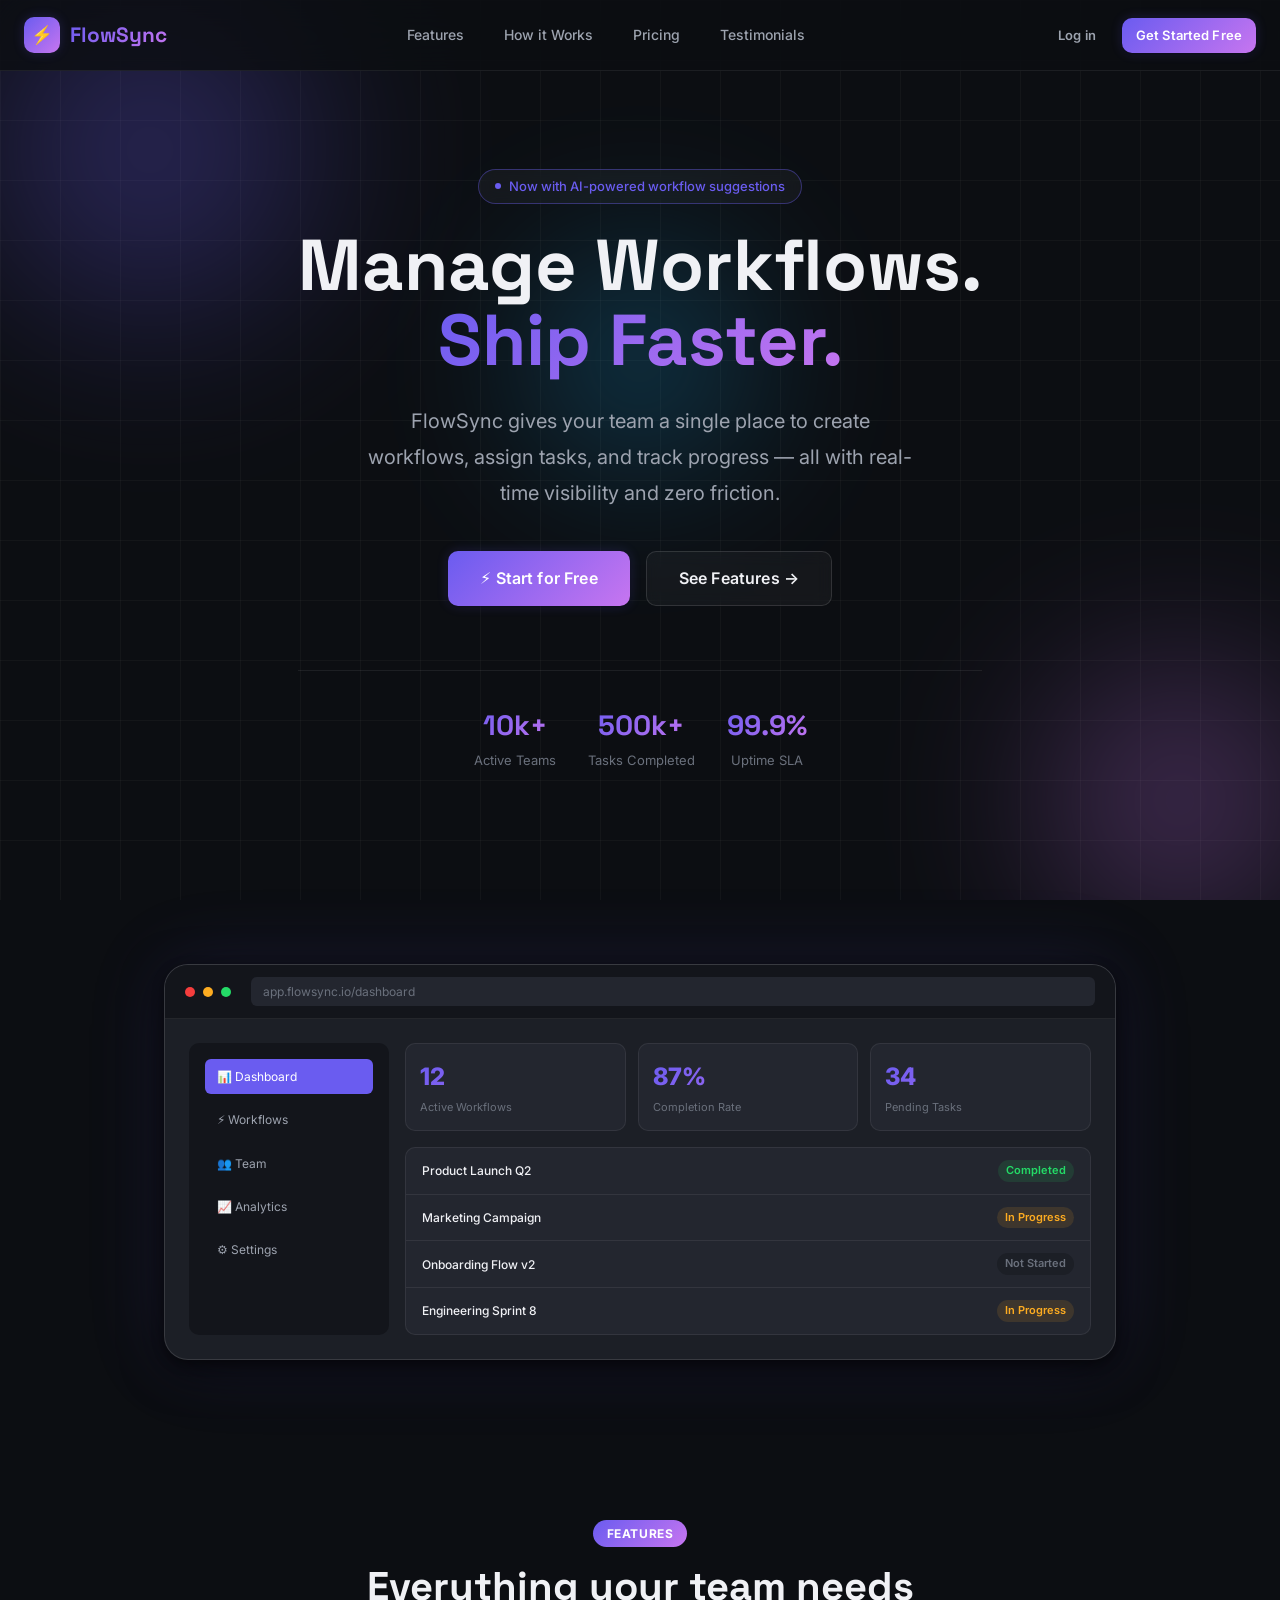
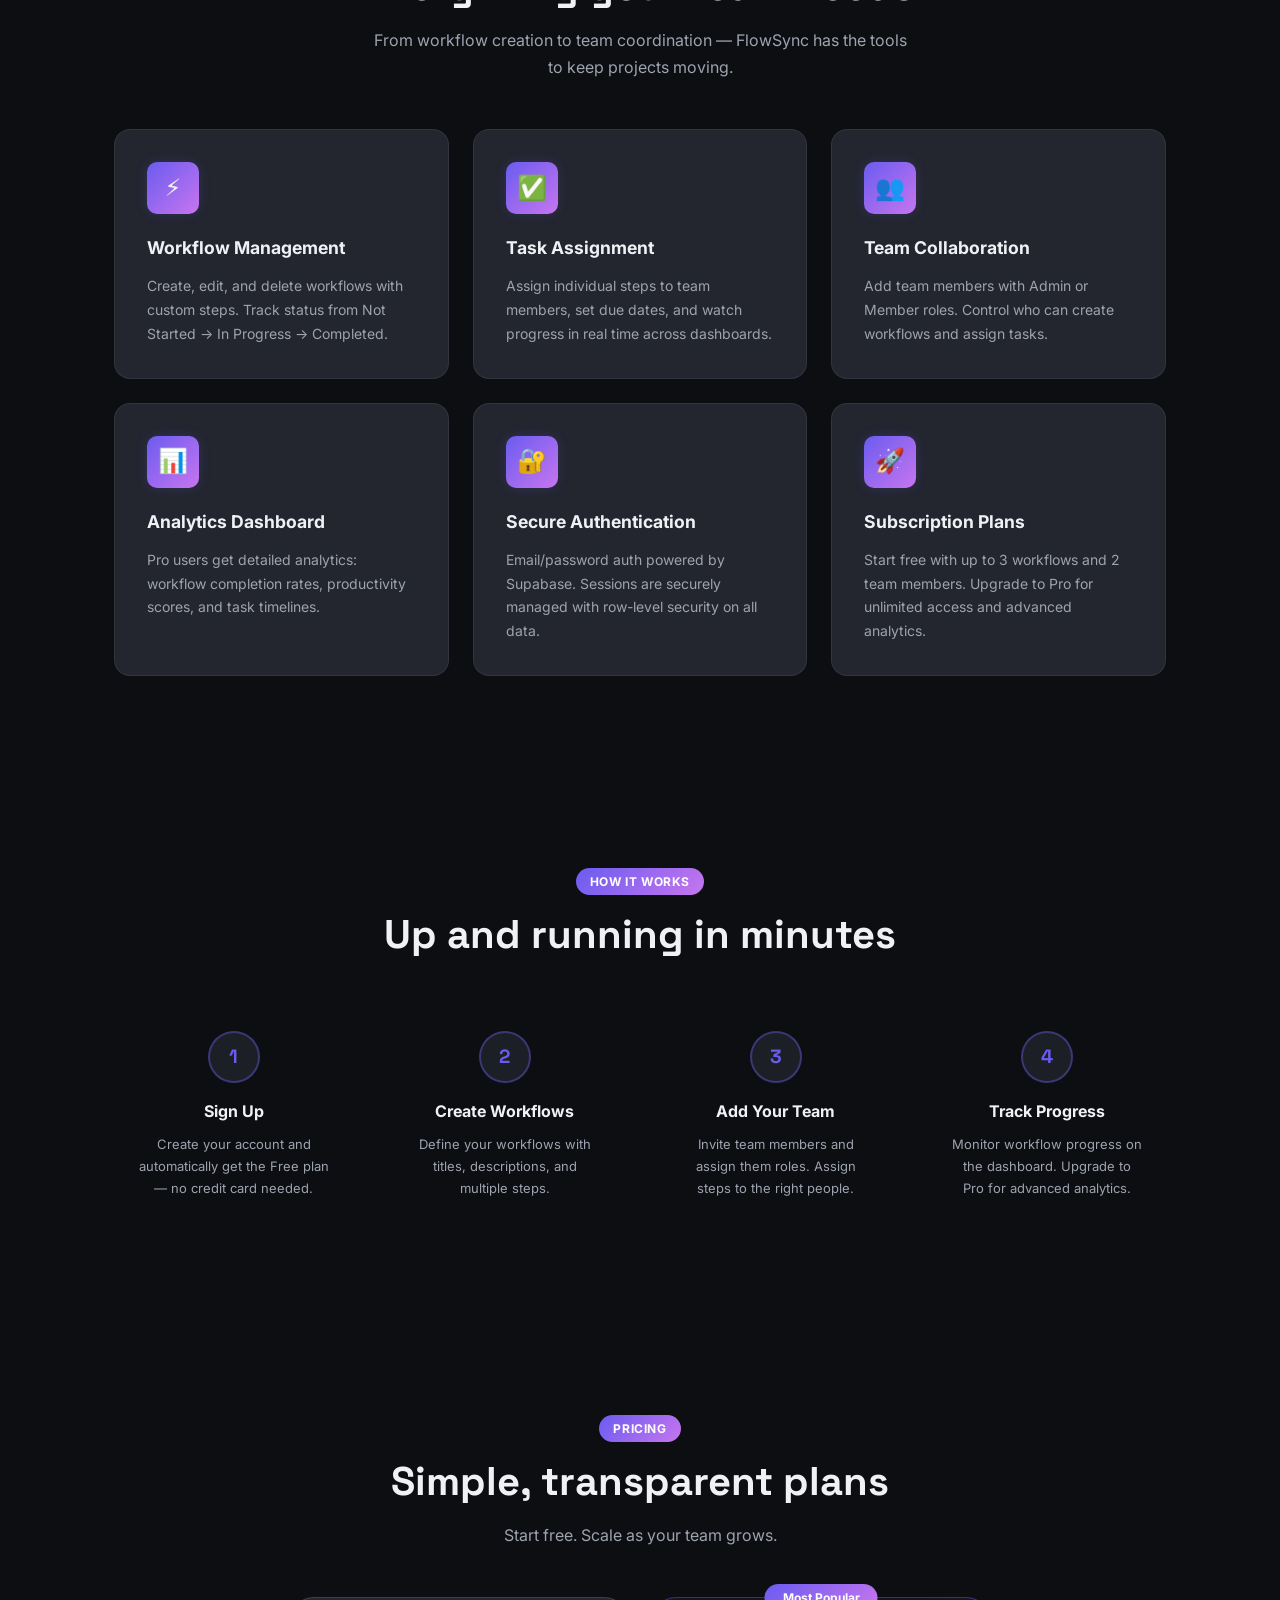
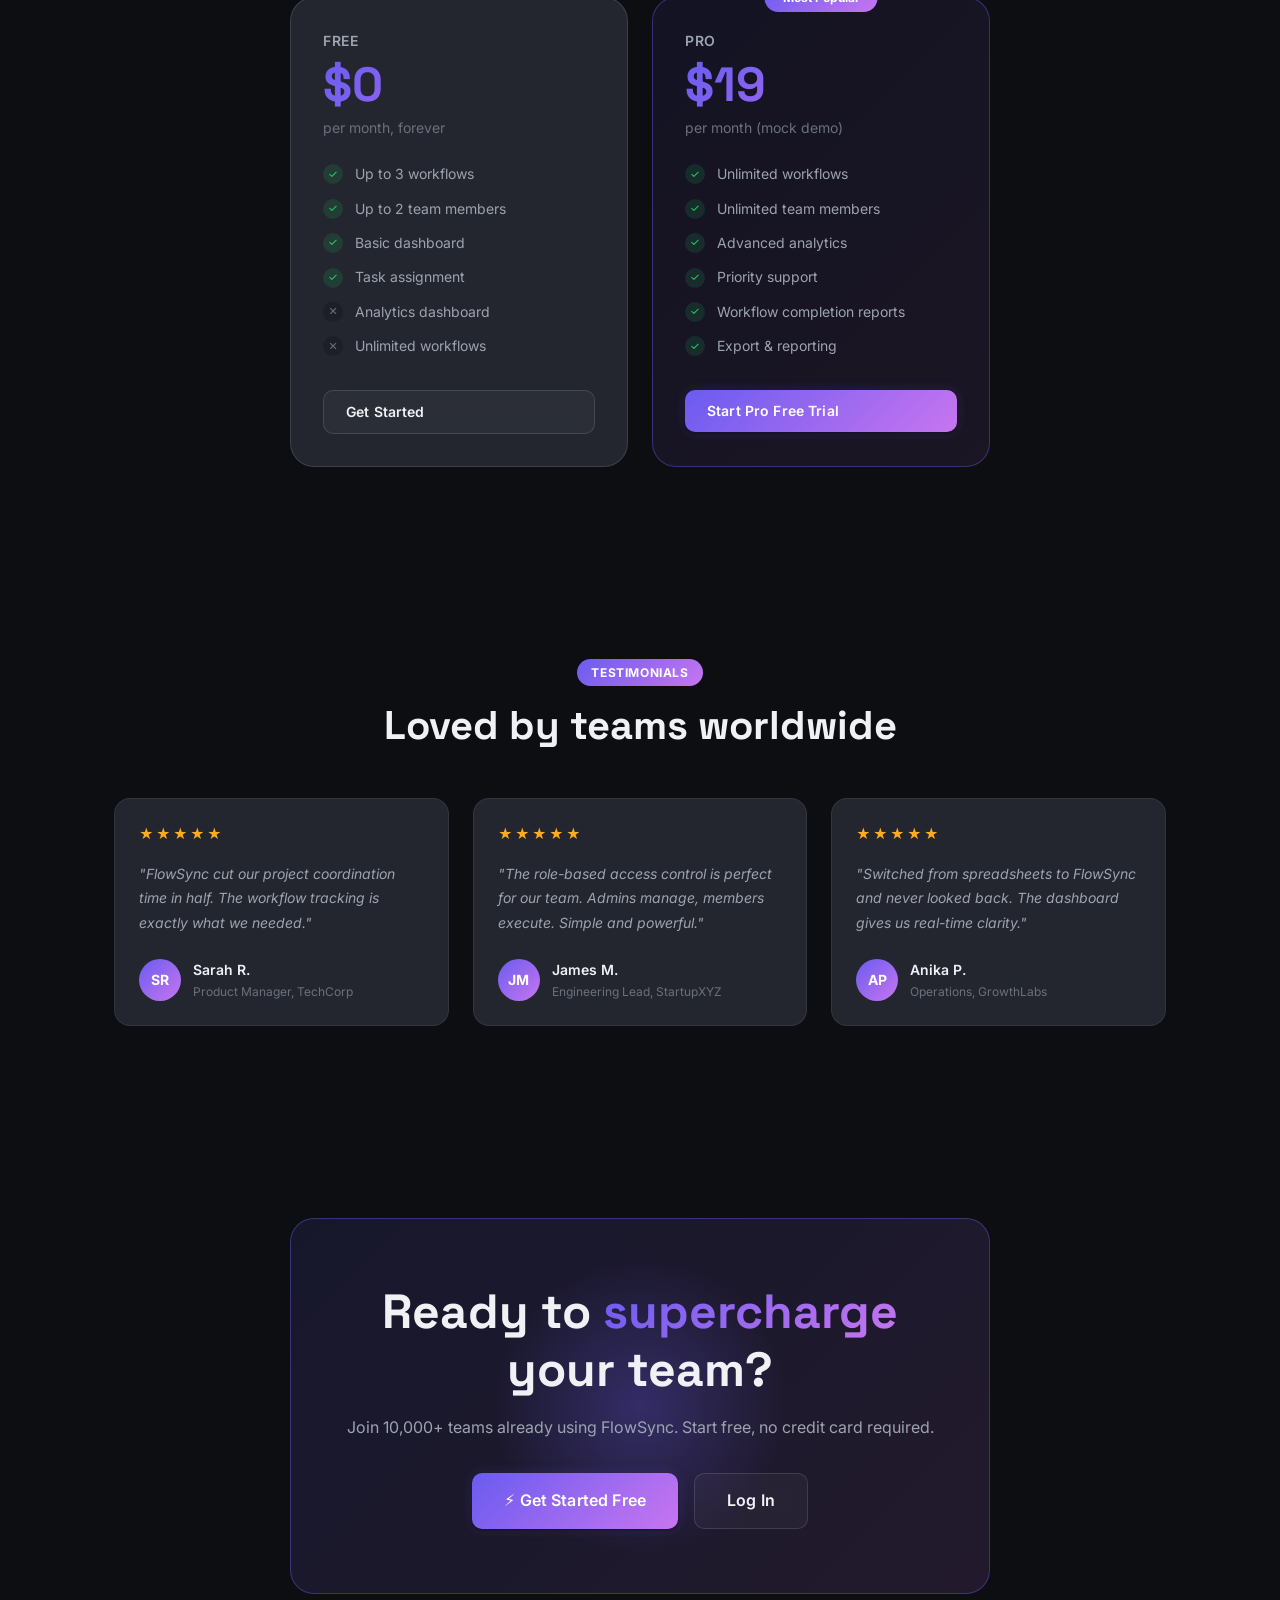
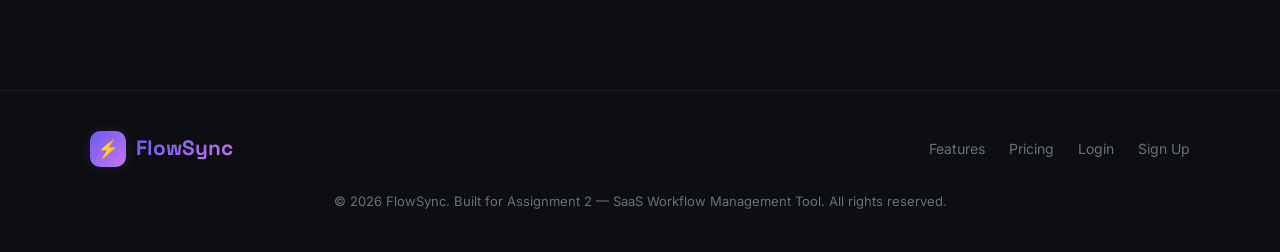
<file: index.html>
<!DOCTYPE html>
<html lang="en">
<head>
  <meta charset="UTF-8" />
  <meta name="viewport" content="width=device-width, initial-scale=1.0" />
  <title>FlowSync — SaaS Workflow Management Tool</title>
  <meta name="description" content="FlowSync helps teams manage workflows, assign tasks, and track progress in real time. Free and Pro plans available." />
  <meta property="og:title" content="FlowSync — Workflow Management for Modern Teams" />
  <meta property="og:description" content="Structured workflow management with team collaboration and real-time progress tracking." />
  <link rel="stylesheet" href="css/main.css" />
  <link rel="stylesheet" href="css/landing.css" />
</head>
<body>

<!-- ── Navbar ── -->
<nav class="navbar" id="navbar">
  <a href="index.html" class="nav-logo">
    <div class="nav-logo-icon">⚡</div>
    <span class="gradient-text">FlowSync</span>
  </a>
  <div class="nav-links">
    <a href="#features" class="nav-link">Features</a>
    <a href="#how-it-works" class="nav-link">How it Works</a>
    <a href="#pricing" class="nav-link">Pricing</a>
    <a href="#testimonials" class="nav-link">Testimonials</a>
  </div>
  <div class="nav-actions">
    <a href="auth.html" class="btn btn-ghost btn-sm">Log in</a>
    <a href="auth.html?mode=signup" class="btn btn-primary btn-sm">Get Started Free</a>
  </div>
</nav>

<!-- ── Hero Section ── -->
<section class="hero">
  <div class="hero-bg">
    <div class="hero-grid"></div>
    <div class="hero-orb hero-orb-1"></div>
    <div class="hero-orb hero-orb-2"></div>
    <div class="hero-orb hero-orb-3"></div>
  </div>

  <div class="hero-content">
    <div class="hero-badge">
      <span class="hero-badge-dot"></span>
      Now with AI-powered workflow suggestions
    </div>

    <h1 class="hero-title">
      Manage Workflows.<br />
      <span class="gradient-text">Ship Faster.</span>
    </h1>

    <p class="hero-subtitle">
      FlowSync gives your team a single place to create workflows, assign tasks, and track progress — all with real-time visibility and zero friction.
    </p>

    <div class="hero-actions">
      <a href="auth.html?mode=signup" class="btn btn-primary btn-lg" id="hero-cta">
        ⚡ Start for Free
      </a>
      <a href="#features" class="btn btn-secondary btn-lg">
        See Features →
      </a>
    </div>

    <div class="hero-stats">
      <div class="hero-stat">
        <div class="hero-stat-value">10k+</div>
        <div class="hero-stat-label">Active Teams</div>
      </div>
      <div class="hero-stat">
        <div class="hero-stat-value">500k+</div>
        <div class="hero-stat-label">Tasks Completed</div>
      </div>
      <div class="hero-stat">
        <div class="hero-stat-value">99.9%</div>
        <div class="hero-stat-label">Uptime SLA</div>
      </div>
    </div>
  </div>
</section>

<!-- ── App Preview ── -->
<div class="hero-preview">
  <div class="preview-frame">
    <div class="preview-topbar">
      <div class="preview-dot preview-dot-red"></div>
      <div class="preview-dot preview-dot-yellow"></div>
      <div class="preview-dot preview-dot-green"></div>
      <div class="preview-url">app.flowsync.io/dashboard</div>
    </div>
    <div class="preview-body">
      <div class="preview-sidebar">
        <div class="preview-nav-item active">📊 Dashboard</div>
        <div class="preview-nav-item">⚡ Workflows</div>
        <div class="preview-nav-item">👥 Team</div>
        <div class="preview-nav-item">📈 Analytics</div>
        <div class="preview-nav-item">⚙️ Settings</div>
      </div>
      <div class="preview-main">
        <div class="preview-stats-row">
          <div class="preview-stat-card">
            <div class="preview-stat-val">12</div>
            <div class="preview-stat-lbl">Active Workflows</div>
          </div>
          <div class="preview-stat-card">
            <div class="preview-stat-val">87%</div>
            <div class="preview-stat-lbl">Completion Rate</div>
          </div>
          <div class="preview-stat-card">
            <div class="preview-stat-val">34</div>
            <div class="preview-stat-lbl">Pending Tasks</div>
          </div>
        </div>
        <div class="preview-workflow-list">
          <div class="preview-wf-item">
            <span class="preview-wf-title">Product Launch Q2</span>
            <span class="preview-badge-sm preview-badge-green">Completed</span>
          </div>
          <div class="preview-wf-item">
            <span class="preview-wf-title">Marketing Campaign</span>
            <span class="preview-badge-sm preview-badge-yellow">In Progress</span>
          </div>
          <div class="preview-wf-item">
            <span class="preview-wf-title">Onboarding Flow v2</span>
            <span class="preview-badge-sm preview-badge-muted">Not Started</span>
          </div>
          <div class="preview-wf-item">
            <span class="preview-wf-title">Engineering Sprint 8</span>
            <span class="preview-badge-sm preview-badge-yellow">In Progress</span>
          </div>
        </div>
      </div>
    </div>
  </div>
</div>

<!-- ── Features Section ── -->
<section id="features" class="section" style="padding-top: var(--space-24); margin-top: var(--space-16);">
  <div class="section-header">
    <div class="section-tag">Features</div>
    <h2 class="section-title">Everything your team needs</h2>
    <p class="section-subtitle text-secondary">
      From workflow creation to team coordination — FlowSync has the tools to keep projects moving.
    </p>
  </div>

  <div class="features-grid">
    <div class="feature-card">
      <div class="feature-icon">⚡</div>
      <div class="feature-title">Workflow Management</div>
      <p class="feature-desc">Create, edit, and delete workflows with custom steps. Track status from Not Started → In Progress → Completed.</p>
    </div>
    <div class="feature-card">
      <div class="feature-icon">✅</div>
      <div class="feature-title">Task Assignment</div>
      <p class="feature-desc">Assign individual steps to team members, set due dates, and watch progress in real time across dashboards.</p>
    </div>
    <div class="feature-card">
      <div class="feature-icon">👥</div>
      <div class="feature-title">Team Collaboration</div>
      <p class="feature-desc">Add team members with Admin or Member roles. Control who can create workflows and assign tasks.</p>
    </div>
    <div class="feature-card">
      <div class="feature-icon">📊</div>
      <div class="feature-title">Analytics Dashboard</div>
      <p class="feature-desc">Pro users get detailed analytics: workflow completion rates, productivity scores, and task timelines.</p>
    </div>
    <div class="feature-card">
      <div class="feature-icon">🔐</div>
      <div class="feature-title">Secure Authentication</div>
      <p class="feature-desc">Email/password auth powered by Supabase. Sessions are securely managed with row-level security on all data.</p>
    </div>
    <div class="feature-card">
      <div class="feature-icon">🚀</div>
      <div class="feature-title">Subscription Plans</div>
      <p class="feature-desc">Start free with up to 3 workflows and 2 team members. Upgrade to Pro for unlimited access and advanced analytics.</p>
    </div>
  </div>
</section>

<!-- ── How It Works ── -->
<section id="how-it-works" class="section">
  <div class="section-header">
    <div class="section-tag">How It Works</div>
    <h2 class="section-title">Up and running in minutes</h2>
  </div>

  <div class="steps-grid">
    <div class="step-card">
      <div class="step-number">1</div>
      <div class="step-title">Sign Up</div>
      <p class="text-secondary text-sm">Create your account and automatically get the Free plan — no credit card needed.</p>
    </div>
    <div class="step-card">
      <div class="step-number">2</div>
      <div class="step-title">Create Workflows</div>
      <p class="text-secondary text-sm">Define your workflows with titles, descriptions, and multiple steps.</p>
    </div>
    <div class="step-card">
      <div class="step-number">3</div>
      <div class="step-title">Add Your Team</div>
      <p class="text-secondary text-sm">Invite team members and assign them roles. Assign steps to the right people.</p>
    </div>
    <div class="step-card">
      <div class="step-number">4</div>
      <div class="step-title">Track Progress</div>
      <p class="text-secondary text-sm">Monitor workflow progress on the dashboard. Upgrade to Pro for advanced analytics.</p>
    </div>
  </div>
</section>

<!-- ── Pricing Section ── -->
<section id="pricing" class="section">
  <div class="section-header">
    <div class="section-tag">Pricing</div>
    <h2 class="section-title">Simple, transparent plans</h2>
    <p class="section-subtitle text-secondary">Start free. Scale as your team grows.</p>
  </div>

  <div class="pricing-grid">
    <!-- Free Plan -->
    <div class="pricing-card">
      <div class="pricing-plan-name">Free</div>
      <div class="pricing-price gradient-text">$0</div>
      <div class="pricing-period">per month, forever</div>
      <div class="pricing-features">
        <div class="pricing-feature">
          <div class="pricing-feature-icon pricing-check">✓</div>
          Up to 3 workflows
        </div>
        <div class="pricing-feature">
          <div class="pricing-feature-icon pricing-check">✓</div>
          Up to 2 team members
        </div>
        <div class="pricing-feature">
          <div class="pricing-feature-icon pricing-check">✓</div>
          Basic dashboard
        </div>
        <div class="pricing-feature">
          <div class="pricing-feature-icon pricing-check">✓</div>
          Task assignment
        </div>
        <div class="pricing-feature">
          <div class="pricing-feature-icon pricing-cross">✕</div>
          Analytics dashboard
        </div>
        <div class="pricing-feature">
          <div class="pricing-feature-icon pricing-cross">✕</div>
          Unlimited workflows
        </div>
      </div>
      <a href="auth.html?mode=signup" class="btn btn-secondary w-full">Get Started</a>
    </div>

    <!-- Pro Plan -->
    <div class="pricing-card featured">
      <div class="pricing-popular">Most Popular</div>
      <div class="pricing-plan-name">Pro</div>
      <div class="pricing-price gradient-text">$19</div>
      <div class="pricing-period">per month (mock demo)</div>
      <div class="pricing-features">
        <div class="pricing-feature">
          <div class="pricing-feature-icon pricing-check">✓</div>
          Unlimited workflows
        </div>
        <div class="pricing-feature">
          <div class="pricing-feature-icon pricing-check">✓</div>
          Unlimited team members
        </div>
        <div class="pricing-feature">
          <div class="pricing-feature-icon pricing-check">✓</div>
          Advanced analytics
        </div>
        <div class="pricing-feature">
          <div class="pricing-feature-icon pricing-check">✓</div>
          Priority support
        </div>
        <div class="pricing-feature">
          <div class="pricing-feature-icon pricing-check">✓</div>
          Workflow completion reports
        </div>
        <div class="pricing-feature">
          <div class="pricing-feature-icon pricing-check">✓</div>
          Export & reporting
        </div>
      </div>
      <a href="auth.html?mode=signup" class="btn btn-primary w-full">Start Pro Free Trial</a>
    </div>
  </div>
</section>

<!-- ── Testimonials ── -->
<section id="testimonials" class="section">
  <div class="section-header">
    <div class="section-tag">Testimonials</div>
    <h2 class="section-title">Loved by teams worldwide</h2>
  </div>

  <div class="testimonials-grid">
    <div class="testimonial-card">
      <div class="testimonial-stars">★★★★★</div>
      <p class="testimonial-text">"FlowSync cut our project coordination time in half. The workflow tracking is exactly what we needed."</p>
      <div class="testimonial-author">
        <div class="testimonial-avatar">SR</div>
        <div>
          <div class="testimonial-name">Sarah R.</div>
          <div class="testimonial-role">Product Manager, TechCorp</div>
        </div>
      </div>
    </div>
    <div class="testimonial-card">
      <div class="testimonial-stars">★★★★★</div>
      <p class="testimonial-text">"The role-based access control is perfect for our team. Admins manage, members execute. Simple and powerful."</p>
      <div class="testimonial-author">
        <div class="testimonial-avatar">JM</div>
        <div>
          <div class="testimonial-name">James M.</div>
          <div class="testimonial-role">Engineering Lead, StartupXYZ</div>
        </div>
      </div>
    </div>
    <div class="testimonial-card">
      <div class="testimonial-stars">★★★★★</div>
      <p class="testimonial-text">"Switched from spreadsheets to FlowSync and never looked back. The dashboard gives us real-time clarity."</p>
      <div class="testimonial-author">
        <div class="testimonial-avatar">AP</div>
        <div>
          <div class="testimonial-name">Anika P.</div>
          <div class="testimonial-role">Operations, GrowthLabs</div>
        </div>
      </div>
    </div>
  </div>
</section>

<!-- ── CTA Section ── -->
<section class="cta-section">
  <div class="cta-box">
    <div class="cta-glow"></div>
    <h2 class="cta-title">
      Ready to <span class="gradient-text">supercharge</span><br />your team?
    </h2>
    <p class="cta-subtitle text-secondary">
      Join 10,000+ teams already using FlowSync. Start free, no credit card required.
    </p>
    <div class="cta-actions">
      <a href="auth.html?mode=signup" class="btn btn-primary btn-lg" id="cta-bottom">⚡ Get Started Free</a>
      <a href="auth.html" class="btn btn-secondary btn-lg">Log In</a>
    </div>
  </div>
</section>

<!-- ── Footer ── -->
<footer class="footer">
  <div class="footer-inner">
    <div class="footer-top">
      <div class="nav-logo">
        <div class="nav-logo-icon">⚡</div>
        <span class="gradient-text">FlowSync</span>
      </div>
      <div class="footer-links">
        <a href="#features" class="footer-link">Features</a>
        <a href="#pricing" class="footer-link">Pricing</a>
        <a href="auth.html" class="footer-link">Login</a>
        <a href="auth.html?mode=signup" class="footer-link">Sign Up</a>
      </div>
    </div>
    <div class="footer-bottom">
      © 2026 FlowSync. Built for Assignment 2 — SaaS Workflow Management Tool. All rights reserved.
    </div>
  </div>
</footer>

<div id="toast-container" class="toast-container"></div>

<script>
  // Navbar scroll effect
  const navbar = document.getElementById('navbar');
  window.addEventListener('scroll', () => {
    navbar.classList.toggle('scrolled', window.scrollY > 40);
  });

  // Smooth scroll for anchor links
  document.querySelectorAll('a[href^="#"]').forEach(link => {
    link.addEventListener('click', e => {
      e.preventDefault();
      const target = document.querySelector(link.getAttribute('href'));
      if (target) target.scrollIntoView({ behavior: 'smooth' });
    });
  });
</script>

</body>
</html>
</file>
<file: css/main.css>
/* ============================================================
   MAIN.CSS — Global Design System
   FlowSync SaaS Workflow Management Tool
   ============================================================ */

@import url('https://fonts.googleapis.com/css2?family=Inter:wght@300;400;500;600;700;800;900&family=Space+Grotesk:wght@500;600;700&display=swap');

/* ── Custom Properties ── */
:root {
  /* Brand Colors */
  --brand-primary: hsl(246, 83%, 65%);
  --brand-secondary: hsl(198, 100%, 55%);
  --brand-accent: hsl(280, 80%, 70%);
  --brand-gradient: linear-gradient(135deg, hsl(246,83%,65%), hsl(280,80%,70%));
  --brand-gradient-alt: linear-gradient(135deg, hsl(198,100%,55%), hsl(246,83%,65%));

  /* Dark Background System */
  --bg-base: hsl(224, 20%, 6%);
  --bg-surface: hsl(224, 18%, 9%);
  --bg-elevated: hsl(224, 16%, 13%);
  --bg-card: hsl(224, 14%, 16%);
  --bg-hover: hsl(224, 14%, 20%);
  --bg-glass: hsla(224, 20%, 100%, 0.04);
  --bg-glass-hover: hsla(224, 20%, 100%, 0.08);

  /* Text Colors */
  --text-primary: hsl(220, 20%, 95%);
  --text-secondary: hsl(220, 10%, 65%);
  --text-muted: hsl(220, 8%, 45%);
  --text-inverse: hsl(224, 20%, 6%);

  /* Status Colors */
  --status-success: hsl(142, 72%, 50%);
  --status-success-bg: hsla(142, 72%, 50%, 0.12);
  --status-warning: hsl(38, 98%, 56%);
  --status-warning-bg: hsla(38, 98%, 56%, 0.12);
  --status-danger: hsl(0, 90%, 60%);
  --status-danger-bg: hsla(0, 90%, 60%, 0.12);
  --status-info: hsl(207, 90%, 60%);
  --status-info-bg: hsla(207, 90%, 60%, 0.12);
  --status-purple: hsl(280, 80%, 70%);
  --status-purple-bg: hsla(280, 80%, 70%, 0.12);

  /* Borders */
  --border-subtle: hsla(220, 20%, 100%, 0.07);
  --border-default: hsla(220, 20%, 100%, 0.12);
  --border-strong: hsla(220, 20%, 100%, 0.22);
  --border-brand: hsla(246, 83%, 65%, 0.4);

  /* Spacing Scale */
  --space-1: 4px;
  --space-2: 8px;
  --space-3: 12px;
  --space-4: 16px;
  --space-5: 20px;
  --space-6: 24px;
  --space-8: 32px;
  --space-10: 40px;
  --space-12: 48px;
  --space-16: 64px;
  --space-20: 80px;
  --space-24: 96px;

  /* Border Radius */
  --radius-sm: 6px;
  --radius-md: 10px;
  --radius-lg: 16px;
  --radius-xl: 24px;
  --radius-full: 9999px;

  /* Shadows */
  --shadow-sm: 0 1px 3px rgba(0,0,0,0.4), 0 1px 2px rgba(0,0,0,0.3);
  --shadow-md: 0 4px 16px rgba(0,0,0,0.5), 0 1px 4px rgba(0,0,0,0.3);
  --shadow-lg: 0 10px 40px rgba(0,0,0,0.6), 0 4px 12px rgba(0,0,0,0.4);
  --shadow-glow: 0 0 30px hsla(246,83%,65%,0.25);
  --shadow-glow-sm: 0 0 12px hsla(246,83%,65%,0.2);

  /* Typography */
  --font-sans: 'Inter', system-ui, -apple-system, sans-serif;
  --font-display: 'Space Grotesk', 'Inter', sans-serif;

  /* Transitions */
  --transition-fast: 150ms cubic-bezier(0.4, 0, 0.2, 1);
  --transition-base: 250ms cubic-bezier(0.4, 0, 0.2, 1);
  --transition-slow: 400ms cubic-bezier(0.4, 0, 0.2, 1);

  /* Z-index Scale */
  --z-dropdown: 100;
  --z-sticky: 200;
  --z-overlay: 300;
  --z-modal: 400;
  --z-toast: 500;
}

/* ── Reset ── */
*, *::before, *::after {
  box-sizing: border-box;
  margin: 0;
  padding: 0;
}

html {
  scroll-behavior: smooth;
  -webkit-font-smoothing: antialiased;
  -moz-osx-font-smoothing: grayscale;
}

body {
  font-family: var(--font-sans);
  background: var(--bg-base);
  color: var(--text-primary);
  line-height: 1.6;
  min-height: 100vh;
}

img, video { max-width: 100%; display: block; }
a { color: inherit; text-decoration: none; }
button { cursor: pointer; border: none; background: none; font-family: inherit; }
input, textarea, select { font-family: inherit; }
ul, ol { list-style: none; }

/* ── Typography ── */
h1, h2, h3, h4, h5, h6 {
  font-family: var(--font-display);
  font-weight: 700;
  line-height: 1.2;
  color: var(--text-primary);
}

h1 { font-size: clamp(2rem, 5vw, 3.5rem); }
h2 { font-size: clamp(1.5rem, 3.5vw, 2.5rem); }
h3 { font-size: clamp(1.2rem, 2.5vw, 1.75rem); }
h4 { font-size: 1.25rem; }
h5 { font-size: 1.1rem; }

p { color: var(--text-secondary); line-height: 1.7; }

/* ── Buttons ── */
.btn {
  display: inline-flex;
  align-items: center;
  gap: var(--space-2);
  padding: 10px 22px;
  border-radius: var(--radius-md);
  font-size: 14px;
  font-weight: 600;
  letter-spacing: 0.01em;
  transition: all var(--transition-base);
  white-space: nowrap;
  position: relative;
  overflow: hidden;
}

.btn::before {
  content: '';
  position: absolute;
  inset: 0;
  background: linear-gradient(135deg, rgba(255,255,255,0.1), transparent);
  opacity: 0;
  transition: opacity var(--transition-fast);
}

.btn:hover::before { opacity: 1; }

.btn-primary {
  background: var(--brand-gradient);
  color: white;
  box-shadow: var(--shadow-glow-sm), var(--shadow-sm);
}
.btn-primary:hover {
  transform: translateY(-1px);
  box-shadow: var(--shadow-glow), var(--shadow-md);
}
.btn-primary:active { transform: translateY(0); }

.btn-secondary {
  background: var(--bg-glass);
  color: var(--text-primary);
  border: 1px solid var(--border-default);
  backdrop-filter: blur(8px);
}
.btn-secondary:hover {
  background: var(--bg-glass-hover);
  border-color: var(--border-strong);
  transform: translateY(-1px);
}

.btn-ghost {
  background: transparent;
  color: var(--text-secondary);
  padding: 8px 14px;
}
.btn-ghost:hover {
  background: var(--bg-glass);
  color: var(--text-primary);
}

.btn-danger {
  background: var(--status-danger-bg);
  color: var(--status-danger);
  border: 1px solid hsla(0, 90%, 60%, 0.25);
}
.btn-danger:hover {
  background: var(--status-danger);
  color: white;
}

.btn-sm { padding: 7px 14px; font-size: 13px; }
.btn-lg { padding: 14px 32px; font-size: 16px; }
.btn-icon { padding: 8px; border-radius: var(--radius-sm); }

/* ── Cards ── */
.card {
  background: var(--bg-card);
  border: 1px solid var(--border-subtle);
  border-radius: var(--radius-lg);
  padding: var(--space-6);
  transition: border-color var(--transition-base), box-shadow var(--transition-base);
}

.card:hover {
  border-color: var(--border-default);
  box-shadow: var(--shadow-md);
}

.card-glass {
  background: var(--bg-glass);
  backdrop-filter: blur(16px);
  border: 1px solid var(--border-default);
  border-radius: var(--radius-lg);
  padding: var(--space-6);
}

/* ── Form Elements ── */
.form-group {
  display: flex;
  flex-direction: column;
  gap: var(--space-2);
}

.form-label {
  font-size: 13px;
  font-weight: 500;
  color: var(--text-secondary);
}

.form-input {
  background: var(--bg-elevated);
  border: 1px solid var(--border-default);
  border-radius: var(--radius-md);
  padding: 10px 14px;
  color: var(--text-primary);
  font-size: 14px;
  transition: border-color var(--transition-fast), box-shadow var(--transition-fast);
  width: 100%;
}

.form-input:focus {
  outline: none;
  border-color: var(--brand-primary);
  box-shadow: 0 0 0 3px hsla(246, 83%, 65%, 0.15);
}

.form-input::placeholder { color: var(--text-muted); }

.form-select {
  background: var(--bg-elevated);
  border: 1px solid var(--border-default);
  border-radius: var(--radius-md);
  padding: 10px 14px;
  color: var(--text-primary);
  font-size: 14px;
  width: 100%;
  transition: border-color var(--transition-fast);
  appearance: none;
  background-image: url("data:image/svg+xml,%3Csvg xmlns='http://www.w3.org/2000/svg' width='16' height='16' viewBox='0 0 24 24' fill='none' stroke='%236b7280' stroke-width='2'%3E%3Cpath d='m6 9 6 6 6-6'/%3E%3C/svg%3E");
  background-repeat: no-repeat;
  background-position: right 12px center;
  padding-right: 36px;
}

.form-select:focus {
  outline: none;
  border-color: var(--brand-primary);
  box-shadow: 0 0 0 3px hsla(246, 83%, 65%, 0.15);
}

textarea.form-input {
  resize: vertical;
  min-height: 90px;
}

/* ── Status Badges ── */
.badge {
  display: inline-flex;
  align-items: center;
  gap: 5px;
  padding: 3px 10px;
  border-radius: var(--radius-full);
  font-size: 12px;
  font-weight: 600;
  letter-spacing: 0.02em;
}

.badge::before {
  content: '';
  width: 6px;
  height: 6px;
  border-radius: 50%;
  background: currentColor;
}

.badge-not-started { background: var(--bg-elevated); color: var(--text-muted); border: 1px solid var(--border-subtle); }
.badge-in-progress { background: var(--status-warning-bg); color: var(--status-warning); border: 1px solid hsla(38, 98%, 56%, 0.2); }
.badge-completed { background: var(--status-success-bg); color: var(--status-success); border: 1px solid hsla(142, 72%, 50%, 0.2); }
.badge-free { background: var(--status-info-bg); color: var(--status-info); border: 1px solid hsla(207, 90%, 60%, 0.2); }
.badge-pro { background: var(--status-purple-bg); color: var(--status-purple); border: 1px solid hsla(280, 80%, 70%, 0.2); }
.badge-admin { background: var(--status-warning-bg); color: var(--status-warning); border: 1px solid hsla(38, 98%, 56%, 0.2); }
.badge-member { background: var(--bg-elevated); color: var(--text-secondary); border: 1px solid var(--border-subtle); }

/* ── Modal ── */
.modal-overlay {
  position: fixed;
  inset: 0;
  background: rgba(0,0,0,0.7);
  backdrop-filter: blur(6px);
  display: flex;
  align-items: center;
  justify-content: center;
  z-index: var(--z-modal);
  padding: var(--space-4);
  opacity: 0;
  pointer-events: none;
  transition: opacity var(--transition-base);
}

.modal-overlay.active {
  opacity: 1;
  pointer-events: all;
}

.modal {
  background: var(--bg-elevated);
  border: 1px solid var(--border-default);
  border-radius: var(--radius-xl);
  padding: var(--space-8);
  width: 100%;
  max-width: 520px;
  max-height: 90vh;
  overflow-y: auto;
  transform: scale(0.95) translateY(8px);
  transition: transform var(--transition-base);
  box-shadow: var(--shadow-lg);
}

.modal-overlay.active .modal {
  transform: scale(1) translateY(0);
}

.modal-header {
  display: flex;
  align-items: center;
  justify-content: space-between;
  margin-bottom: var(--space-6);
}

.modal-title {
  font-size: 1.2rem;
  font-weight: 700;
  font-family: var(--font-display);
}

.modal-close {
  width: 32px;
  height: 32px;
  border-radius: var(--radius-sm);
  display: flex;
  align-items: center;
  justify-content: center;
  color: var(--text-muted);
  transition: all var(--transition-fast);
}
.modal-close:hover { background: var(--bg-hover); color: var(--text-primary); }

/* ── Toast ── */
.toast-container {
  position: fixed;
  bottom: 24px;
  right: 24px;
  display: flex;
  flex-direction: column;
  gap: var(--space-3);
  z-index: var(--z-toast);
}

.toast {
  background: var(--bg-elevated);
  border: 1px solid var(--border-default);
  border-radius: var(--radius-md);
  padding: 12px 18px;
  display: flex;
  align-items: center;
  gap: var(--space-3);
  box-shadow: var(--shadow-lg);
  font-size: 14px;
  font-weight: 500;
  min-width: 280px;
  animation: toastIn 0.3s ease;
  border-left: 3px solid;
}

.toast-success { border-left-color: var(--status-success); }
.toast-error { border-left-color: var(--status-danger); }
.toast-info { border-left-color: var(--brand-primary); }

@keyframes toastIn {
  from { transform: translateX(100%); opacity: 0; }
  to { transform: translateX(0); opacity: 1; }
}

/* ── Spinner ── */
.spinner {
  width: 20px;
  height: 20px;
  border: 2px solid var(--border-default);
  border-top-color: var(--brand-primary);
  border-radius: 50%;
  animation: spin 0.7s linear infinite;
}

@keyframes spin { to { transform: rotate(360deg); } }

/* ── Progress Bar ── */
.progress-bar {
  height: 6px;
  background: var(--bg-elevated);
  border-radius: var(--radius-full);
  overflow: hidden;
}

.progress-fill {
  height: 100%;
  background: var(--brand-gradient);
  border-radius: var(--radius-full);
  transition: width var(--transition-slow);
}

/* ── Divider ── */
.divider {
  height: 1px;
  background: var(--border-subtle);
  margin: var(--space-6) 0;
}

/* ── Empty State ── */
.empty-state {
  display: flex;
  flex-direction: column;
  align-items: center;
  justify-content: center;
  padding: var(--space-20) var(--space-8);
  text-align: center;
  gap: var(--space-4);
}

.empty-state-icon {
  width: 72px;
  height: 72px;
  background: var(--bg-glass);
  border: 1px solid var(--border-subtle);
  border-radius: var(--radius-xl);
  display: flex;
  align-items: center;
  justify-content: center;
  font-size: 2rem;
}

.empty-state h3 { font-size: 1.1rem; }
.empty-state p { font-size: 14px; max-width: 300px; }

/* ── Loading Overlay ── */
.loading-overlay {
  position: fixed;
  inset: 0;
  background: var(--bg-base);
  display: flex;
  align-items: center;
  justify-content: center;
  z-index: 9999;
  flex-direction: column;
  gap: var(--space-4);
}

.loading-logo {
  font-family: var(--font-display);
  font-size: 1.5rem;
  font-weight: 700;
  background: var(--brand-gradient);
  -webkit-background-clip: text;
  -webkit-text-fill-color: transparent;
  background-clip: text;
}

/* ── Scrollbar ── */
::-webkit-scrollbar { width: 6px; height: 6px; }
::-webkit-scrollbar-track { background: transparent; }
::-webkit-scrollbar-thumb { background: var(--border-default); border-radius: 3px; }
::-webkit-scrollbar-thumb:hover { background: var(--border-strong); }

/* ── Utilities ── */
.flex { display: flex; }
.flex-col { flex-direction: column; }
.items-center { align-items: center; }
.items-start { align-items: flex-start; }
.justify-between { justify-content: space-between; }
.justify-center { justify-content: center; }
.gap-2 { gap: var(--space-2); }
.gap-3 { gap: var(--space-3); }
.gap-4 { gap: var(--space-4); }
.gap-6 { gap: var(--space-6); }
.gap-8 { gap: var(--space-8); }
.w-full { width: 100%; }
.text-sm { font-size: 13px; }
.text-xs { font-size: 12px; }
.text-lg { font-size: 1.125rem; }
.text-muted { color: var(--text-muted); }
.text-secondary { color: var(--text-secondary); }
.font-semibold { font-weight: 600; }
.font-bold { font-weight: 700; }
.gradient-text {
  background: var(--brand-gradient);
  -webkit-background-clip: text;
  -webkit-text-fill-color: transparent;
  background-clip: text;
}
.hidden { display: none !important; }
.sr-only {
  position: absolute; width: 1px; height: 1px;
  padding: 0; margin: -1px; overflow: hidden;
  clip: rect(0,0,0,0); border: 0;
}

/* ── Animations ── */
@keyframes fadeIn { from { opacity: 0; } to { opacity: 1; } }
@keyframes slideUp { from { opacity: 0; transform: translateY(16px); } to { opacity: 1; transform: translateY(0); } }
@keyframes slideDown { from { opacity: 0; transform: translateY(-16px); } to { opacity: 1; transform: translateY(0); } }
@keyframes pulse { 0%, 100% { opacity: 1; } 50% { opacity: 0.5; } }
@keyframes float {
  0%, 100% { transform: translateY(0); }
  50% { transform: translateY(-8px); }
}

.fade-in { animation: fadeIn 0.4s ease; }
.slide-up { animation: slideUp 0.4s ease; }

/* ── Responsive ── */
@media (max-width: 768px) {
  .hide-mobile { display: none !important; }
}

@media (min-width: 769px) {
  .hide-desktop { display: none !important; }
}
</file>
<file: css/landing.css>
/* ============================================================
   LANDING.CSS — Landing Page Specific Styles
   ============================================================ */

/* ── Navbar ── */
.navbar {
  position: fixed;
  top: 0;
  left: 0;
  right: 0;
  z-index: var(--z-sticky);
  padding: 16px 24px;
  display: flex;
  align-items: center;
  justify-content: space-between;
  background: hsla(224, 20%, 6%, 0.8);
  backdrop-filter: blur(20px);
  border-bottom: 1px solid var(--border-subtle);
  transition: all var(--transition-base);
}

.navbar.scrolled {
  padding: 12px 24px;
  background: hsla(224, 20%, 6%, 0.95);
  box-shadow: var(--shadow-md);
}

.nav-logo {
  display: flex;
  align-items: center;
  gap: 10px;
  font-family: var(--font-display);
  font-weight: 700;
  font-size: 1.3rem;
}

.nav-logo-icon {
  width: 36px;
  height: 36px;
  background: var(--brand-gradient);
  border-radius: 10px;
  display: flex;
  align-items: center;
  justify-content: center;
  color: white;
  font-size: 1.1rem;
  box-shadow: var(--shadow-glow-sm);
}

.nav-links {
  display: flex;
  align-items: center;
  gap: var(--space-2);
}

.nav-link {
  padding: 8px 16px;
  border-radius: var(--radius-md);
  font-size: 14px;
  font-weight: 500;
  color: var(--text-secondary);
  transition: all var(--transition-fast);
}

.nav-link:hover {
  color: var(--text-primary);
  background: var(--bg-glass);
}

.nav-actions {
  display: flex;
  align-items: center;
  gap: var(--space-3);
}

/* ── Hero Section ── */
.hero {
  position: relative;
  min-height: 100vh;
  display: flex;
  align-items: center;
  justify-content: center;
  text-align: center;
  padding: 120px 24px 80px;
  overflow: hidden;
}

.hero-bg {
  position: absolute;
  inset: 0;
  overflow: hidden;
}

.hero-orb {
  position: absolute;
  border-radius: 50%;
  filter: blur(80px);
  opacity: 0.4;
  animation: float 6s ease-in-out infinite;
}

.hero-orb-1 {
  width: 500px;
  height: 500px;
  background: radial-gradient(circle, hsl(246,83%,65%) 0%, transparent 70%);
  top: -100px;
  left: -100px;
  animation-delay: 0s;
}

.hero-orb-2 {
  width: 400px;
  height: 400px;
  background: radial-gradient(circle, hsl(280,80%,70%) 0%, transparent 70%);
  bottom: -100px;
  right: -100px;
  animation-delay: -3s;
}

.hero-orb-3 {
  width: 300px;
  height: 300px;
  background: radial-gradient(circle, hsl(198,100%,55%) 0%, transparent 70%);
  top: 40%;
  left: 50%;
  transform: translate(-50%, -50%);
  animation-delay: -1.5s;
}

.hero-grid {
  position: absolute;
  inset: 0;
  background-image:
    linear-gradient(rgba(255,255,255,0.03) 1px, transparent 1px),
    linear-gradient(90deg, rgba(255,255,255,0.03) 1px, transparent 1px);
  background-size: 60px 60px;
}

.hero-content {
  position: relative;
  z-index: 1;
  max-width: 800px;
}

.hero-badge {
  display: inline-flex;
  align-items: center;
  gap: var(--space-2);
  padding: 6px 16px;
  background: var(--bg-glass);
  border: 1px solid var(--border-brand);
  border-radius: var(--radius-full);
  font-size: 13px;
  font-weight: 500;
  color: var(--brand-primary);
  margin-bottom: var(--space-6);
  backdrop-filter: blur(8px);
  animation: slideDown 0.6s ease;
}

.hero-badge-dot {
  width: 6px;
  height: 6px;
  background: var(--brand-primary);
  border-radius: 50%;
  animation: pulse 2s infinite;
}

.hero-title {
  font-size: clamp(2.5rem, 7vw, 4.5rem);
  font-weight: 900;
  line-height: 1.05;
  margin-bottom: var(--space-6);
  animation: slideUp 0.7s ease;
}

.hero-subtitle {
  font-size: clamp(1rem, 2.5vw, 1.25rem);
  color: var(--text-secondary);
  max-width: 560px;
  margin: 0 auto var(--space-10);
  line-height: 1.8;
  animation: slideUp 0.8s ease;
}

.hero-actions {
  display: flex;
  gap: var(--space-4);
  justify-content: center;
  flex-wrap: wrap;
  animation: slideUp 0.9s ease;
}

.hero-stats {
  display: flex;
  gap: var(--space-8);
  justify-content: center;
  margin-top: var(--space-16);
  padding-top: var(--space-8);
  border-top: 1px solid var(--border-subtle);
  animation: fadeIn 1.2s ease;
}

.hero-stat {
  text-align: center;
}

.hero-stat-value {
  font-size: 1.75rem;
  font-weight: 800;
  font-family: var(--font-display);
  background: var(--brand-gradient);
  -webkit-background-clip: text;
  -webkit-text-fill-color: transparent;
  background-clip: text;
}

.hero-stat-label {
  font-size: 13px;
  color: var(--text-muted);
  margin-top: 2px;
}

/* ── Screenshot Preview ── */
.hero-preview {
  position: relative;
  margin-top: var(--space-16);
  max-width: 1000px;
  margin-left: auto;
  margin-right: auto;
  padding: 0 24px;
}

.preview-frame {
  background: var(--bg-elevated);
  border: 1px solid var(--border-default);
  border-radius: var(--radius-xl);
  overflow: hidden;
  box-shadow: var(--shadow-lg), 0 0 80px hsla(246, 83%, 65%, 0.15);
}

.preview-topbar {
  background: var(--bg-surface);
  border-bottom: 1px solid var(--border-subtle);
  padding: 12px 20px;
  display: flex;
  align-items: center;
  gap: 8px;
}

.preview-dot {
  width: 10px;
  height: 10px;
  border-radius: 50%;
}

.preview-dot-red { background: hsl(0, 90%, 60%); }
.preview-dot-yellow { background: hsl(38, 98%, 56%); }
.preview-dot-green { background: hsl(142, 72%, 50%); }

.preview-url {
  flex: 1;
  background: var(--bg-card);
  border-radius: var(--radius-sm);
  padding: 5px 12px;
  font-size: 12px;
  color: var(--text-muted);
  margin-left: 12px;
}

.preview-body {
  padding: var(--space-6);
  display: grid;
  grid-template-columns: 200px 1fr;
  gap: var(--space-4);
  min-height: 320px;
}

.preview-sidebar {
  background: var(--bg-surface);
  border-radius: var(--radius-md);
  padding: var(--space-4);
  display: flex;
  flex-direction: column;
  gap: var(--space-2);
}

.preview-nav-item {
  padding: 8px 12px;
  border-radius: var(--radius-sm);
  font-size: 12px;
  color: var(--text-secondary);
  display: flex;
  align-items: center;
  gap: 8px;
}

.preview-nav-item.active {
  background: var(--brand-primary);
  color: white;
}

.preview-main {
  display: flex;
  flex-direction: column;
  gap: var(--space-4);
}

.preview-stats-row {
  display: grid;
  grid-template-columns: repeat(3, 1fr);
  gap: var(--space-3);
}

.preview-stat-card {
  background: var(--bg-card);
  border: 1px solid var(--border-subtle);
  border-radius: var(--radius-md);
  padding: 14px;
}

.preview-stat-val {
  font-size: 1.5rem;
  font-weight: 800;
  background: var(--brand-gradient);
  -webkit-background-clip: text;
  -webkit-text-fill-color: transparent;
  background-clip: text;
}

.preview-stat-lbl { font-size: 11px; color: var(--text-muted); margin-top: 2px; }

.preview-workflow-list {
  background: var(--bg-card);
  border: 1px solid var(--border-subtle);
  border-radius: var(--radius-md);
  overflow: hidden;
  flex: 1;
}

.preview-wf-item {
  padding: 12px 16px;
  border-bottom: 1px solid var(--border-subtle);
  display: flex;
  align-items: center;
  justify-content: space-between;
  font-size: 12px;
}

.preview-wf-item:last-child { border-bottom: none; }

.preview-wf-title { font-weight: 500; }
.preview-badge-sm {
  padding: 2px 8px;
  border-radius: 99px;
  font-size: 11px;
  font-weight: 600;
}
.preview-badge-green { background: var(--status-success-bg); color: var(--status-success); }
.preview-badge-yellow { background: var(--status-warning-bg); color: var(--status-warning); }
.preview-badge-muted { background: var(--bg-elevated); color: var(--text-muted); }

/* ── Features Section ── */
.section {
  padding: var(--space-24) 24px;
  max-width: 1100px;
  margin: 0 auto;
}

.section-header {
  text-align: center;
  margin-bottom: var(--space-12);
}

.section-tag {
  display: inline-block;
  padding: 4px 14px;
  background: var(--brand-gradient);
  border-radius: var(--radius-full);
  font-size: 12px;
  font-weight: 700;
  color: white;
  letter-spacing: 0.05em;
  text-transform: uppercase;
  margin-bottom: var(--space-4);
}

.section-title {
  margin-bottom: var(--space-4);
}

.section-subtitle {
  max-width: 540px;
  margin: 0 auto;
}

.features-grid {
  display: grid;
  grid-template-columns: repeat(auto-fit, minmax(300px, 1fr));
  gap: var(--space-6);
}

.feature-card {
  background: var(--bg-card);
  border: 1px solid var(--border-subtle);
  border-radius: var(--radius-lg);
  padding: var(--space-8);
  transition: all var(--transition-base);
  position: relative;
  overflow: hidden;
}

.feature-card::before {
  content: '';
  position: absolute;
  top: 0;
  left: 0;
  right: 0;
  height: 2px;
  background: var(--brand-gradient);
  opacity: 0;
  transition: opacity var(--transition-base);
}

.feature-card:hover {
  border-color: var(--border-brand);
  transform: translateY(-4px);
  box-shadow: var(--shadow-lg);
}

.feature-card:hover::before { opacity: 1; }

.feature-icon {
  width: 52px;
  height: 52px;
  border-radius: var(--radius-md);
  display: flex;
  align-items: center;
  justify-content: center;
  font-size: 1.5rem;
  margin-bottom: var(--space-5);
  background: var(--brand-gradient);
  box-shadow: var(--shadow-glow-sm);
}

.feature-title {
  font-size: 1.1rem;
  font-weight: 700;
  margin-bottom: var(--space-3);
}

.feature-desc {
  font-size: 14px;
  line-height: 1.7;
}

/* ── How It Works ── */
.steps-grid {
  display: grid;
  grid-template-columns: repeat(auto-fit, minmax(220px, 1fr));
  gap: var(--space-8);
  position: relative;
}

.step-card {
  text-align: center;
  padding: var(--space-6);
}

.step-number {
  width: 52px;
  height: 52px;
  border-radius: 50%;
  background: var(--bg-elevated);
  border: 2px solid var(--border-brand);
  display: flex;
  align-items: center;
  justify-content: center;
  font-family: var(--font-display);
  font-weight: 800;
  font-size: 1.2rem;
  color: var(--brand-primary);
  margin: 0 auto var(--space-4);
  position: relative;
}

.step-title {
  font-size: 1rem;
  font-weight: 700;
  margin-bottom: var(--space-2);
}

/* ── Pricing Section ── */
.pricing-grid {
  display: grid;
  grid-template-columns: repeat(auto-fit, minmax(300px, 1fr));
  gap: var(--space-6);
  max-width: 700px;
  margin: 0 auto;
}

.pricing-card {
  background: var(--bg-card);
  border: 1px solid var(--border-default);
  border-radius: var(--radius-xl);
  padding: var(--space-8);
  position: relative;
  transition: all var(--transition-base);
}

.pricing-card:hover {
  transform: translateY(-4px);
  box-shadow: var(--shadow-lg);
}

.pricing-card.featured {
  border-color: var(--border-brand);
  background: linear-gradient(135deg, hsla(246,83%,65%,0.08), hsla(280,80%,70%,0.08));
}

.pricing-popular {
  position: absolute;
  top: -14px;
  left: 50%;
  transform: translateX(-50%);
  background: var(--brand-gradient);
  color: white;
  padding: 4px 18px;
  border-radius: var(--radius-full);
  font-size: 12px;
  font-weight: 700;
  white-space: nowrap;
}

.pricing-plan-name {
  font-size: 14px;
  font-weight: 600;
  color: var(--text-secondary);
  text-transform: uppercase;
  letter-spacing: 0.05em;
  margin-bottom: var(--space-2);
}

.pricing-price {
  font-size: 3rem;
  font-weight: 900;
  font-family: var(--font-display);
  line-height: 1;
  margin-bottom: var(--space-2);
}

.pricing-period {
  font-size: 14px;
  color: var(--text-muted);
  margin-bottom: var(--space-6);
}

.pricing-features {
  display: flex;
  flex-direction: column;
  gap: var(--space-3);
  margin-bottom: var(--space-8);
}

.pricing-feature {
  display: flex;
  align-items: center;
  gap: var(--space-3);
  font-size: 14px;
  color: var(--text-secondary);
}

.pricing-feature-icon {
  width: 20px;
  height: 20px;
  border-radius: 50%;
  display: flex;
  align-items: center;
  justify-content: center;
  font-size: 11px;
  flex-shrink: 0;
}

.pricing-check { background: var(--status-success-bg); color: var(--status-success); }
.pricing-cross { background: var(--bg-elevated); color: var(--text-muted); }

/* ── Testimonials ── */
.testimonials-grid {
  display: grid;
  grid-template-columns: repeat(auto-fit, minmax(260px, 1fr));
  gap: var(--space-6);
}

.testimonial-card {
  background: var(--bg-card);
  border: 1px solid var(--border-subtle);
  border-radius: var(--radius-lg);
  padding: var(--space-6);
  transition: all var(--transition-base);
}

.testimonial-card:hover {
  border-color: var(--border-default);
  transform: translateY(-2px);
}

.testimonial-stars {
  color: hsl(38, 98%, 56%);
  font-size: 14px;
  margin-bottom: var(--space-4);
  letter-spacing: 2px;
}

.testimonial-text {
  font-size: 14px;
  line-height: 1.75;
  margin-bottom: var(--space-6);
  font-style: italic;
}

.testimonial-author {
  display: flex;
  align-items: center;
  gap: var(--space-3);
}

.testimonial-avatar {
  width: 42px;
  height: 42px;
  border-radius: 50%;
  background: var(--brand-gradient);
  display: flex;
  align-items: center;
  justify-content: center;
  font-weight: 700;
  color: white;
  font-size: 14px;
}

.testimonial-name { font-weight: 600; font-size: 14px; }
.testimonial-role { font-size: 12px; color: var(--text-muted); }

/* ── CTA Section ── */
.cta-section {
  padding: var(--space-24) 24px;
  text-align: center;
}

.cta-box {
  background: linear-gradient(135deg, hsla(246,83%,65%,0.12), hsla(280,80%,70%,0.12));
  border: 1px solid var(--border-brand);
  border-radius: var(--radius-xl);
  padding: var(--space-16) var(--space-8);
  max-width: 700px;
  margin: 0 auto;
  position: relative;
  overflow: hidden;
}

.cta-glow {
  position: absolute;
  width: 300px;
  height: 300px;
  background: radial-gradient(circle, hsla(246,83%,65%,0.3), transparent 70%);
  top: 50%;
  left: 50%;
  transform: translate(-50%, -50%);
  pointer-events: none;
}

.cta-title {
  font-size: clamp(1.75rem, 4vw, 3rem);
  font-weight: 900;
  margin-bottom: var(--space-4);
  position: relative;
}

.cta-subtitle {
  margin-bottom: var(--space-8);
  position: relative;
}

.cta-actions {
  display: flex;
  justify-content: center;
  gap: var(--space-4);
  flex-wrap: wrap;
  position: relative;
}

/* ── Footer ── */
.footer {
  border-top: 1px solid var(--border-subtle);
  padding: var(--space-10) 24px;
}

.footer-inner {
  max-width: 1100px;
  margin: 0 auto;
  display: flex;
  flex-direction: column;
  gap: var(--space-6);
}

.footer-top {
  display: flex;
  align-items: center;
  justify-content: space-between;
  flex-wrap: wrap;
  gap: var(--space-4);
}

.footer-links {
  display: flex;
  gap: var(--space-6);
}

.footer-link {
  font-size: 14px;
  color: var(--text-muted);
  transition: color var(--transition-fast);
}
.footer-link:hover { color: var(--text-primary); }

.footer-bottom {
  font-size: 13px;
  color: var(--text-muted);
  text-align: center;
}

/* ── Mobile ── */
@media (max-width: 768px) {
  .nav-links { display: none; }
  .hero-stats { gap: var(--space-6); flex-wrap: wrap; }
  .preview-body { grid-template-columns: 1fr; }
  .preview-sidebar { display: none; }
  .steps-grid { grid-template-columns: 1fr; }
  .pricing-grid { grid-template-columns: 1fr; }
}
</file>
